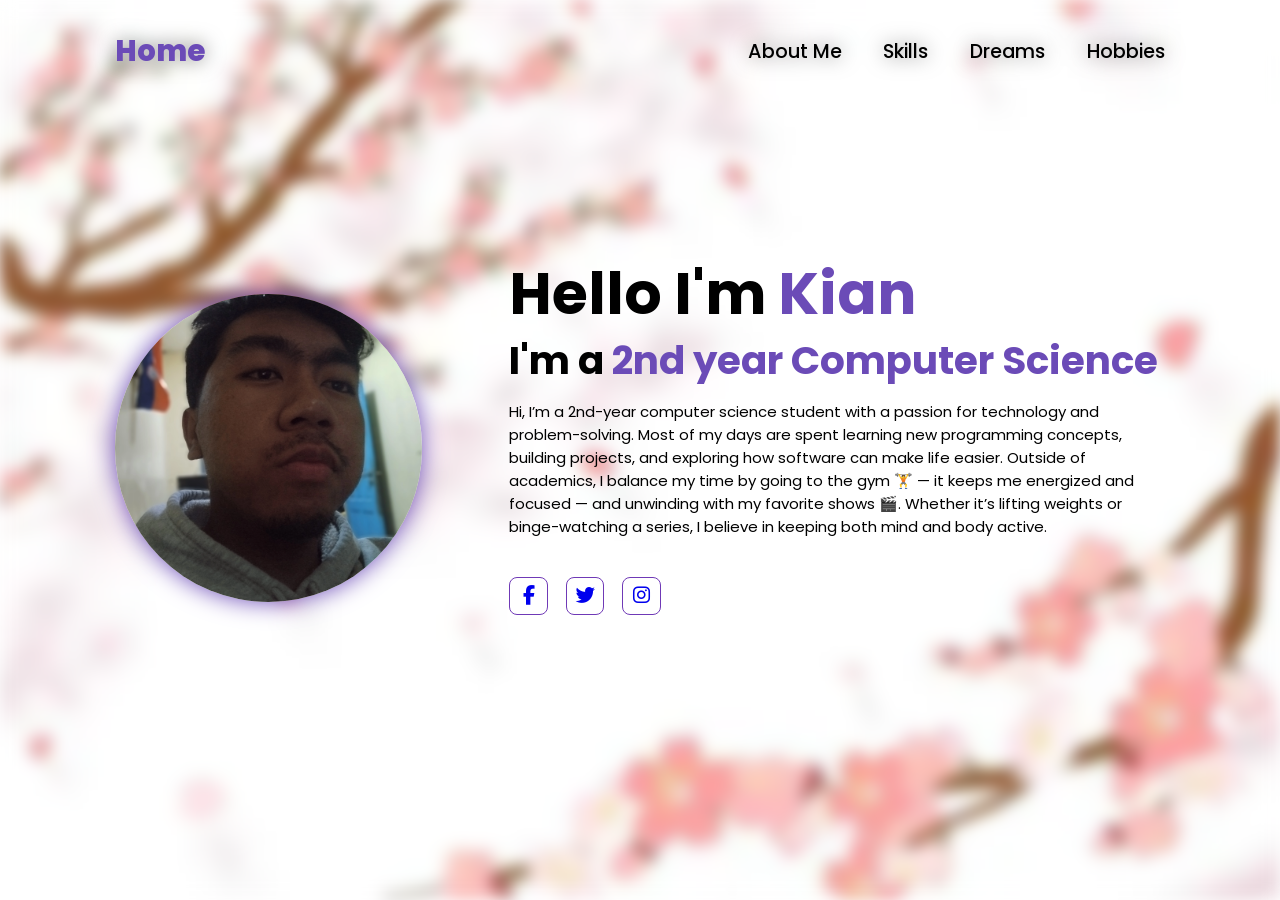
<file: index.html>
<!DOCTYPE  HTML>
<html lang="en">
<head>
    <meta charset="UTF-8">
<meta name= "viewport" content="width=device-width, initial-scale=1.0">
<link rel="stylesheet" href="https://cdnjs.cloudflare.com/ajax/libs/font-awesome/6.5.2/css/all.min.css">
<link rel="stylesheet" href="style.css">

<title >Portfolio website </title>
</head>
<body>
<header> 
<a href="index.html" class="logo" >Home</a>


<nav>

    <a href="index.html">About Me</a>
    <a href="skills.html">Skills</a>
    <a href="dreams.html" >Dreams</a>
    <a href="hobbies.html" >Hobbies</a>

</nav>

</header>
<section class="home">
<div class="home-img"> 
<img src= "kianmark.jpg" alt="main image">

</div>
<div class="home-content">
    <h1>Hello I'm <span>Kian</span></h1>
    <h3 class="typing-text"> I'm a <span></span></h3>
    <p>Hi, I’m a 2nd-year computer science student with a passion for technology and problem-solving. Most of my days are spent learning new programming concepts, building projects, and exploring how software can make life easier.

Outside of academics, I balance my time by going to the gym 🏋️ — it keeps me energized and focused — and unwinding with my favorite shows 🎬. Whether it’s lifting weights or binge-watching a series, I believe in keeping both mind and body active.</p>
<div class="social-icons">
<a href="https://www.facebook.com/kianmark.morales" target="_blank">
  <i class="fa-brands fa-facebook-f"></i>
</a>

<a href="https://x.com/notkianmark" target="_blank">
  <i class="fa-brands fa-twitter"></i>
</a>

<a href="https://www.instagram.com/kian_markk/?next=%2F" target="_blank">
  <i class="fa-brands fa-instagram"></i>
</a>
</div>

</div>



</body>
</file>
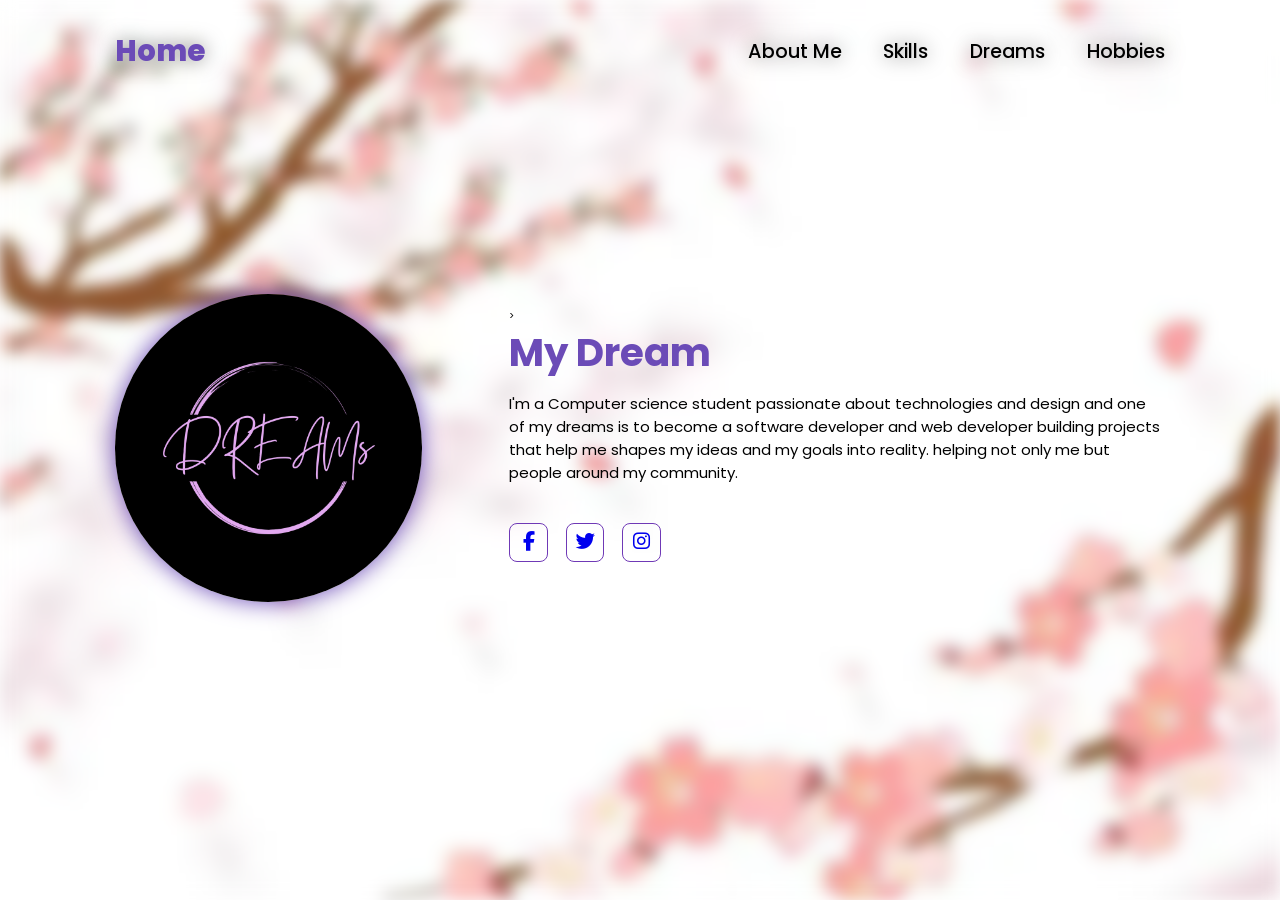
<file: dreams.html>
<!DOCTYPE  HTML>
<html lang="en">
<head>
    <meta charset="UTF-8">
<meta name= "viewport" content="width=device-width, initial-scale=1.0">
<link rel="stylesheet" href="https://cdnjs.cloudflare.com/ajax/libs/font-awesome/6.5.2/css/all.min.css">
<link rel="stylesheet" href="style.css">

<title >Portfolio website </title>
</head>
<body>
<header>
<a href="index.html" class="logo" >Home</a>


<nav>

    <a href="index.html">About Me</a>
    <a href="skills.html">Skills</a>
    <a href="dreams.html" >Dreams</a>
    <a href="hobbies.html" >Hobbies</a>
   

</nav>

</header>
<section class="home">
<div class="home-img">
<img src= "DREAMs.jpg" alt="">

</div>
<div class="home-content">

<h1>
<a href="#" class = "logo"></a>
</h1>
><h3>
    <span>My Dream</span>
</h3>
<p>
I'm a Computer science student passionate about technologies and design and one of my dreams is to become a software developer and web developer building projects that help me shapes my ideas and my goals into reality. helping not only me but people around my community.






</p>
<div class="social-icons">
<a href="https://www.facebook.com/kianmark.morales" target="_blank">
  <i class="fa-brands fa-facebook-f"></i>
</a>

<a href="https://x.com/notkianmark" target="_blank">
  <i class="fa-brands fa-twitter"></i>
</a>

<a href="https://www.instagram.com/kian_markk/?next=%2F" target="_blank">
  <i class="fa-brands fa-instagram"></i>
</a>
</div>
</div>
</body>
</html>
</file>
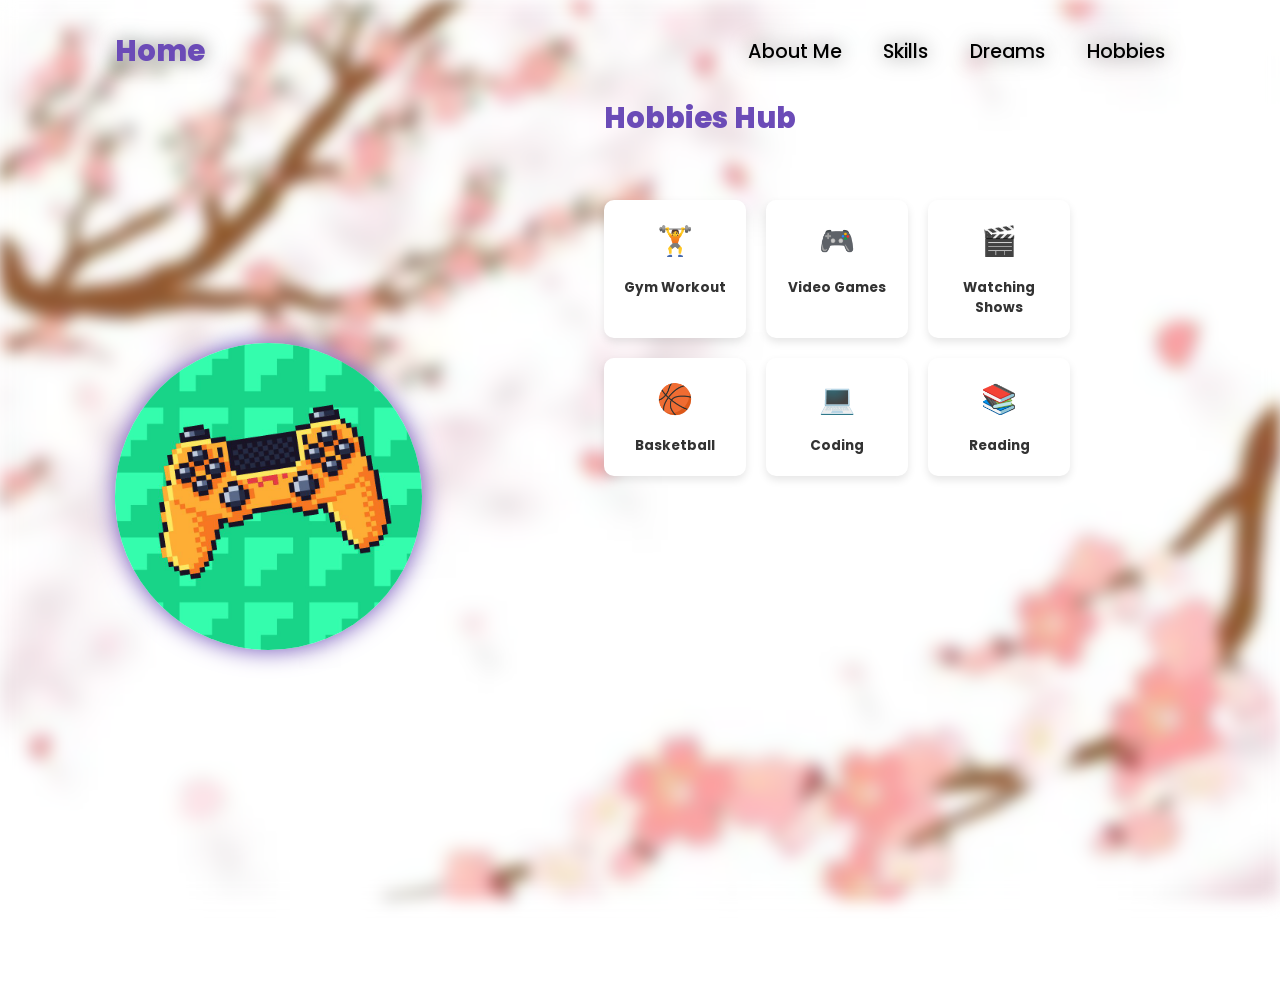
<file: hobbies.html>
<!DOCTYPE  HTML>
<html lang="en">
<head>
    <meta charset="UTF-8">
<meta name= "viewport" content="width=device-width, initial-scale=1.0">
<link rel="stylesheet" href="https://cdnjs.cloudflare.com/ajax/libs/font-awesome/6.5.2/css/all.min.css">
<link rel="stylesheet" href="style.css">

<title >Portfolio website </title>
</head>
<body>
<header> 
<a href="index.html" class="logo" >Home</a>


<nav>

    <a href="index.html">About Me</a>
    <a href="skills.html">Skills</a>
    <a href="dreams.html" >Dreams</a>
    <a href="hobbies.html" >Hobbies</a>
   

</nav>

</header>
<section class="home">
<div class="home-img">
<img src= "hobbielogo.jpg" alt="">
</div>
<section>
<h1>
<a href="#" class = "logo">Hobbies Hub</a>


</h1>
    <div class="hobbies-container">
        <div class="hobbies-grid">
            <div class="hobby-card">
                <div class="icon">🏋️</div>
                <h3>Gym Workout</h3>
            </div>
            <div class="hobby-card">
                <div class="icon">🎮</div>
                <h3>Video Games</h3>
            </div>
            <div class="hobby-card">
                <div class="icon">🎬</div>
                <h3>Watching Shows</h3>
            </div>
            <div class="hobby-card">
                <div class="icon">🏀</div>
                <h3>Basketball</h3>
            </div>
            <div class="hobby-card">
                <div class="icon">💻</div>
                <h3>Coding</h3>
            </div>
            <div class="hobby-card">
                <div class="icon">📚</div>
                <h3>Reading</h3>
            </div>
        </div>
    </div>
    </section>

</body>
</html>
</file>
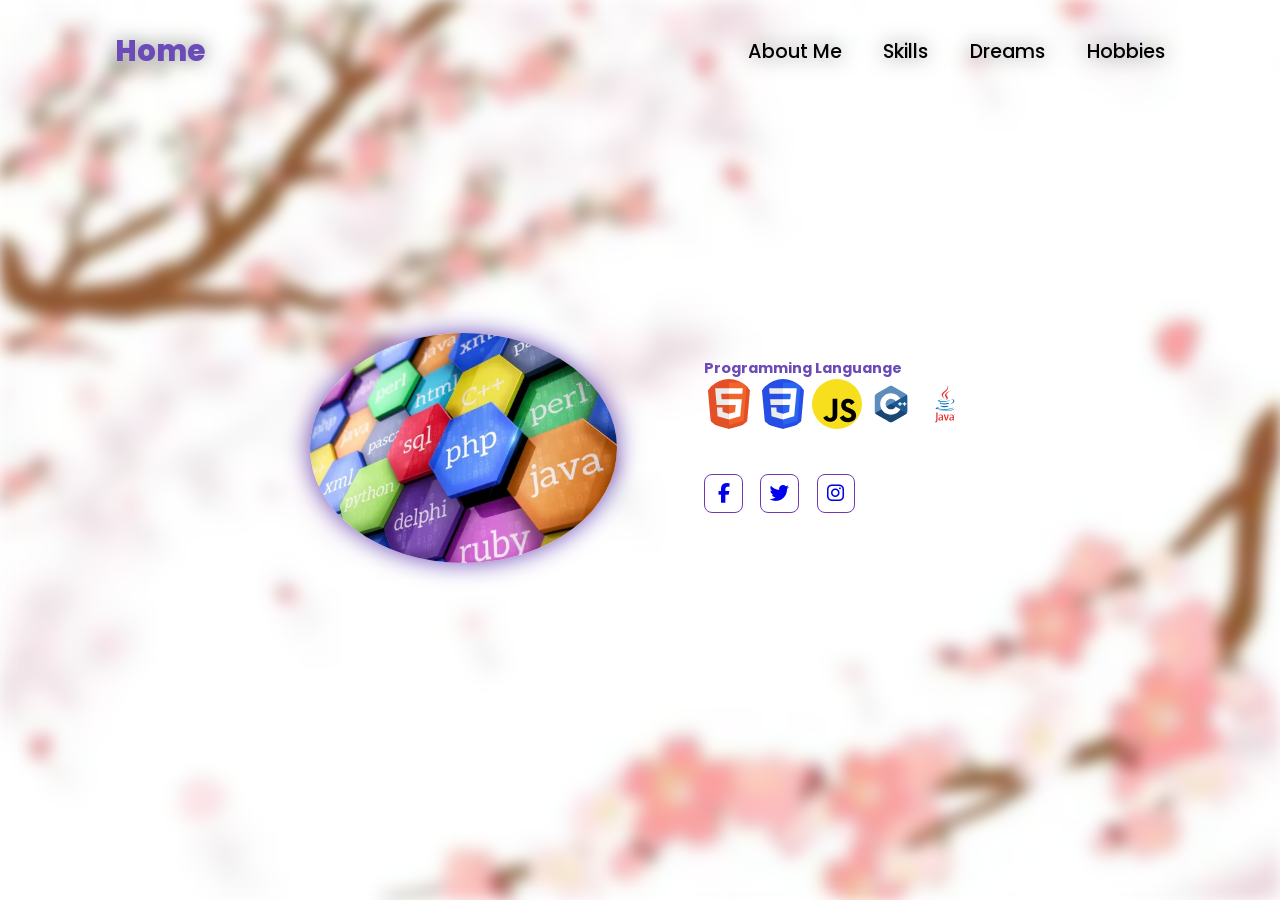
<file: skills.html>
<!DOCTYPE  HTML>
<html lang="en">
<head>
    <meta charset="UTF-8">
<meta name= "viewport" content="width=device-width, initial-scale=1.0">
<link rel="stylesheet" href="https://cdnjs.cloudflare.com/ajax/libs/font-awesome/6.5.2/css/all.min.css">
<link rel="stylesheet" href="style.css">

<title >Portfolio website </title>
</head>
<body>
<header> 
<a href="index.html" class="logo" >Home</a>


<nav>

    <a href="index.html">About Me</a>
    <a href="skills.html">Skills</a>
    <a href="dreams.html" >Dreams</a>
    <a href="hobbies.html" >Hobbies </a>


</nav>

</header>
<section class="home">
<div class="home-img">
<img src= "skills.jpg" alt="">

</div>
<div class="home-content">
    <h2> <span>Programming Languange</span></h2>
    <p>
      
        <img src ="html.svg" alt="logo" width="50">
        
        <img src ="css.svg" alt="logo" width="50">
        <img src ="javascript.svg" alt="logo" width="50">
        <img src ="c++.svg" alt="logo" width="50">
        <img src ="java.svg" alt="logo" width="50">
    </p>
<div class="social-icons">
<a href="https://www.facebook.com/kianmark.morales" target="_blank">
  <i class="fa-brands fa-facebook-f"></i>
</a>

<a href="https://x.com/notkianmark" target="_blank">
  <i class="fa-brands fa-twitter"></i>
</a>

<a href="https://www.instagram.com/kian_markk/?next=%2F" target="_blank">
  <i class="fa-brands fa-instagram"></i>
</a>
</div>

</div>


</body>
</html>
</file>
<file: style.css>
@import url('https://fonts.googleapis.com/css2?family=Poppins:wght@100;200;300;400;500;600&display=swap');

*{
    margin:0;
    padding: 0;
    box-sizing: border-box;
    text-decoration: none ;
    border:none ;
    outline: none;
    font-family: 'Poppins', sans-serif;

}

html{
font-size:60.5%;
}

body {
    margin: 0;
    padding: 0;
    position: relative;
    width: 100%;
    height: 100vh;
    overflow-x: hidden;
    color: black; 
}


body::before {
    content: "";
    position: fixed;
    top: 0;
    left: 0;
    width: 100%;
    height: 100%;
    background: url("background.jpg") center/cover no-repeat;
    filter: blur(8px);   
    z-index: -1;         
}


header{
margin-top: 20px;
position:fixed;
top:0;
left:0;
width:100%;
padding: 1rem 9%;
background-color:transparent;
filter: drop-shadow(0 0 10px rgba(0,0,0,0.5));
display:flex;
justify-content: space-between;
align-items: center;
z-index: 100;
}


.logo{
font-size:3rem;
color:#6b4bb7;
font-weight:800;
cursor:pointer;
transition:0.5s ease;



}
.logo:hover {
    transform:scale(1.1);

}
nav a{
    font-size:2rem;
    color:black;
    margin-left:4rem;
    font-weight:500;
    transition:0.3s ease;
    border-bottom:3px solid transparent;
}

nav a:hover,
nav a.active{
    color:#6b4bb7;
    border-bottom:3px solid #6b4bb7;
}

@media(max-width:995px){

    nav{
        position:absolute;
        top:100%;
        right:0;
        width:40%;
        border-left:3px solid #6b4bb7;
        border-bottom:3px solid #6b4bb7;
        border-bottom-left-radius: 2rem;
        padding: 1rem;
        background-color: #ffffff;
        border-top: 0.1rem solid rgba(0,0,0,0.1);
    }



nav .active{
    display:block;
}
nav a{
    display:block;
    font-size:2rem;
    margin:3rem;
}
 nav a:hover,
 nav a.active{
    padding: 1rem;
    border-radius:0.5rem;
    border-bottom:0.5rem solid #6b4bb7;

 }
}
section {
    min-height: 100vh;
    padding:5rem 9% 5rem;

}
.home{
    display: flex;
    justify-content:center;
    align-items: center;
    gap:9rem;

}

.home .home-content h1{
    font-size:6rem;
    font-weight:700;
    line-height:1.3;
}
span{
    color:#6b4bb7;

}
.home-content h3{
    font-size: 4rem;
    margin-bottom: 1rem;
    font-weight: 700;

}
.home-content p{
font-size: 15px;
margin-bottom: 1rem;

}
.home img{
    border-radius: 50%


}
.home-img img{
    position:relative;
    width: 24vw;
    border-radius:50%;
    box-shadow: 0 0 25px #6b4bb7;
    cursor: pointer;
    transition:0.2s linear;
}


.home-img img:hover{
    transform: scale(1.05);

}
.social-icons a{
    display:inline-flex;
    justify-content: center;
    align-items: center;
    width: 4rem;
    height: 4rem;
    background-color: transparent;
    border: 0.2rem solid #6f39b6;
    font-size:2rem;
    border-radius: 8px;
    margin: 3rem 1.5rem 3rem 0;
    transition:0.3s ease;

}
.social-icons a:hover{
    color:#161616;
    transform:scale(1.3)translateY(-5px);
}


.typing-text{
    font-size:34px;
    font-weight: 600;
    min-width: 280px;
}

.typing-text span{
    position:relative;
    white-space: nowrap;
}
.typing-text span::before{
    content:"2nd year Computer Science";
    color: #6b4bb7;
    

}

.card {
    background: #ffffff;
    padding: 20px;
    border-radius: 10px;
    width: 300px;
    box-shadow: 0 4px 10px rgba(0,0,0,0.1);
}

.card-header {
    display: flex;
    align-items: center;
    gap: 10px;
}
    .hobbies-container {
      max-width: 900px;
      margin: auto;
    }
    .hobbies-container h1 {
        text-align: center;
        font-size: 2.5em;
        color: #333;
        margin-bottom: 40px;
    }
    .hobbies-grid {
      display: grid;
      grid-template-columns: repeat(3, 1fr);
      gap: 20px;
      margin-top: 60px;
    }
    .hobby-card {
      background: #fff;
      border-radius: 10px;
      box-shadow: 0 4px 8px rgba(0,0,0,0.1);
      padding: 20px;
      text-align: center;
      transition: transform 0.3s, box-shadow 0.3s;
    }
    .hobby-card:hover {
        transform: translateY(-10px);
        box-shadow: 0 8px 16px rgba(0,0,0,0.2);
    }
    .hobby-card .icon {
        font-size: 3em;
        margin-bottom: 15px;
    }
    .hobby-card h3 {
        margin: 0;
        font-size: 1.4em;
        color: #333;
    }
.card-logo {
    width: 40px;
}
</file>
